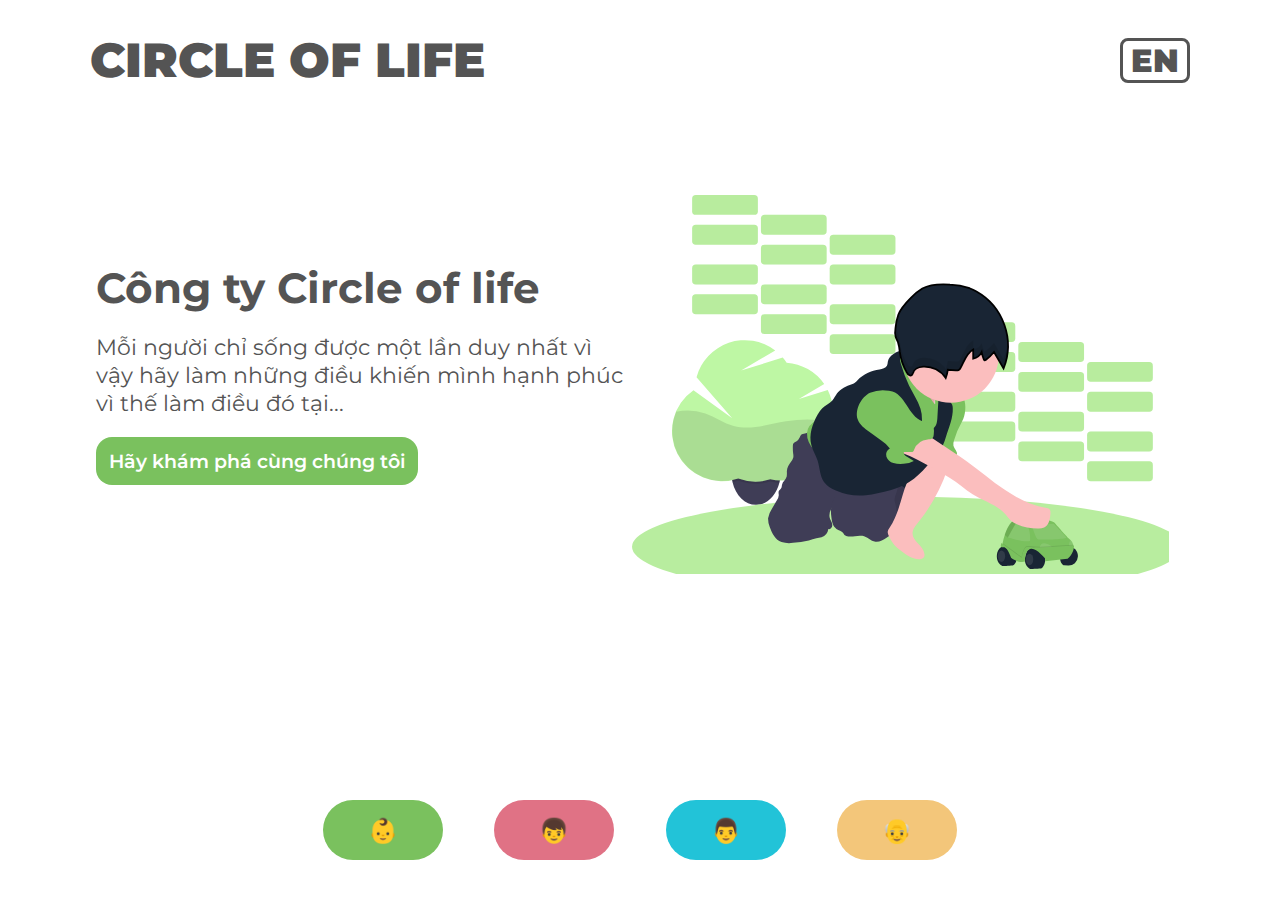
<file: index.html>
<!DOCTYPE html>
<html lang="en">
   <head>
      <meta charset="UTF-8" />
      <meta http-equiv="X-UA-Compatible" content="IE=edge" />
      <meta name="viewport" content="width=device-width, initial-scale=1.0" />
      <link rel="icon" href="./images/logo.svg" />
      <link
         rel="stylesheet"
         href="https://cdnjs.cloudflare.com/ajax/libs/font-awesome/6.1.1/css/all.min.css"
         integrity="sha512-KfkfwYDsLkIlwQp6LFnl8zNdLGxu9YAA1QvwINks4PhcElQSvqcyVLLD9aMhXd13uQjoXtEKNosOWaZqXgel0g=="
         crossorigin="anonymous"
         referrerpolicy="no-referrer"
      />
      <link rel="stylesheet" href="css/indexstyle.css" />
      <title>Circle of Life</title>
   </head>
   <body>
      <header>
         <div class="header-container">
            <div class="logo"><a href="./index.html">CIRCLE OF LIFE</a></div>
            <div class="switch-languages">
               <div class="language">EN</div>
            </div>
         </div>
      </header>
      <main>
         <div class="main-container">
            <div class="content">
               <h1 class="title">Công ty Circle of life</h1>
               <h2 class="body-content">
                  Mỗi người chỉ sống được một lần duy nhất vì vậy hãy làm những
                  điều khiến mình hạnh phúc vì thế làm điều đó tại...
               </h2>
               <div class="flex-explore">
                  <div class="button-explore">
                     <div class="explore">
                        <a href="detail.html" id="button-my"
                           >Hãy khám phá cùng chúng tôi</a
                        >
                     </div>
                  </div>
               </div>
            </div>
            <div class="illustraties">
               <div class="show-svg child">
                  <img src="images/child.svg" />
                  <img src="images/young.svg" />
                  <img src="images/adults.svg" />
                  <img src="images/elders.svg" />
               </div>
            </div>
         </div>
      </main>
      <footer>
         <div class="footer-container">
            <div class="generate-buttons">
               <div class="button-child">👶</div>
               <div class="button-teen">👦</div>
               <div class="button-adult">👨</div>
               <div class="button-elder">👴</div>
            </div>
         </div>
      </footer>
      <script src="script.js"></script>
   </body>
</html>
</file>
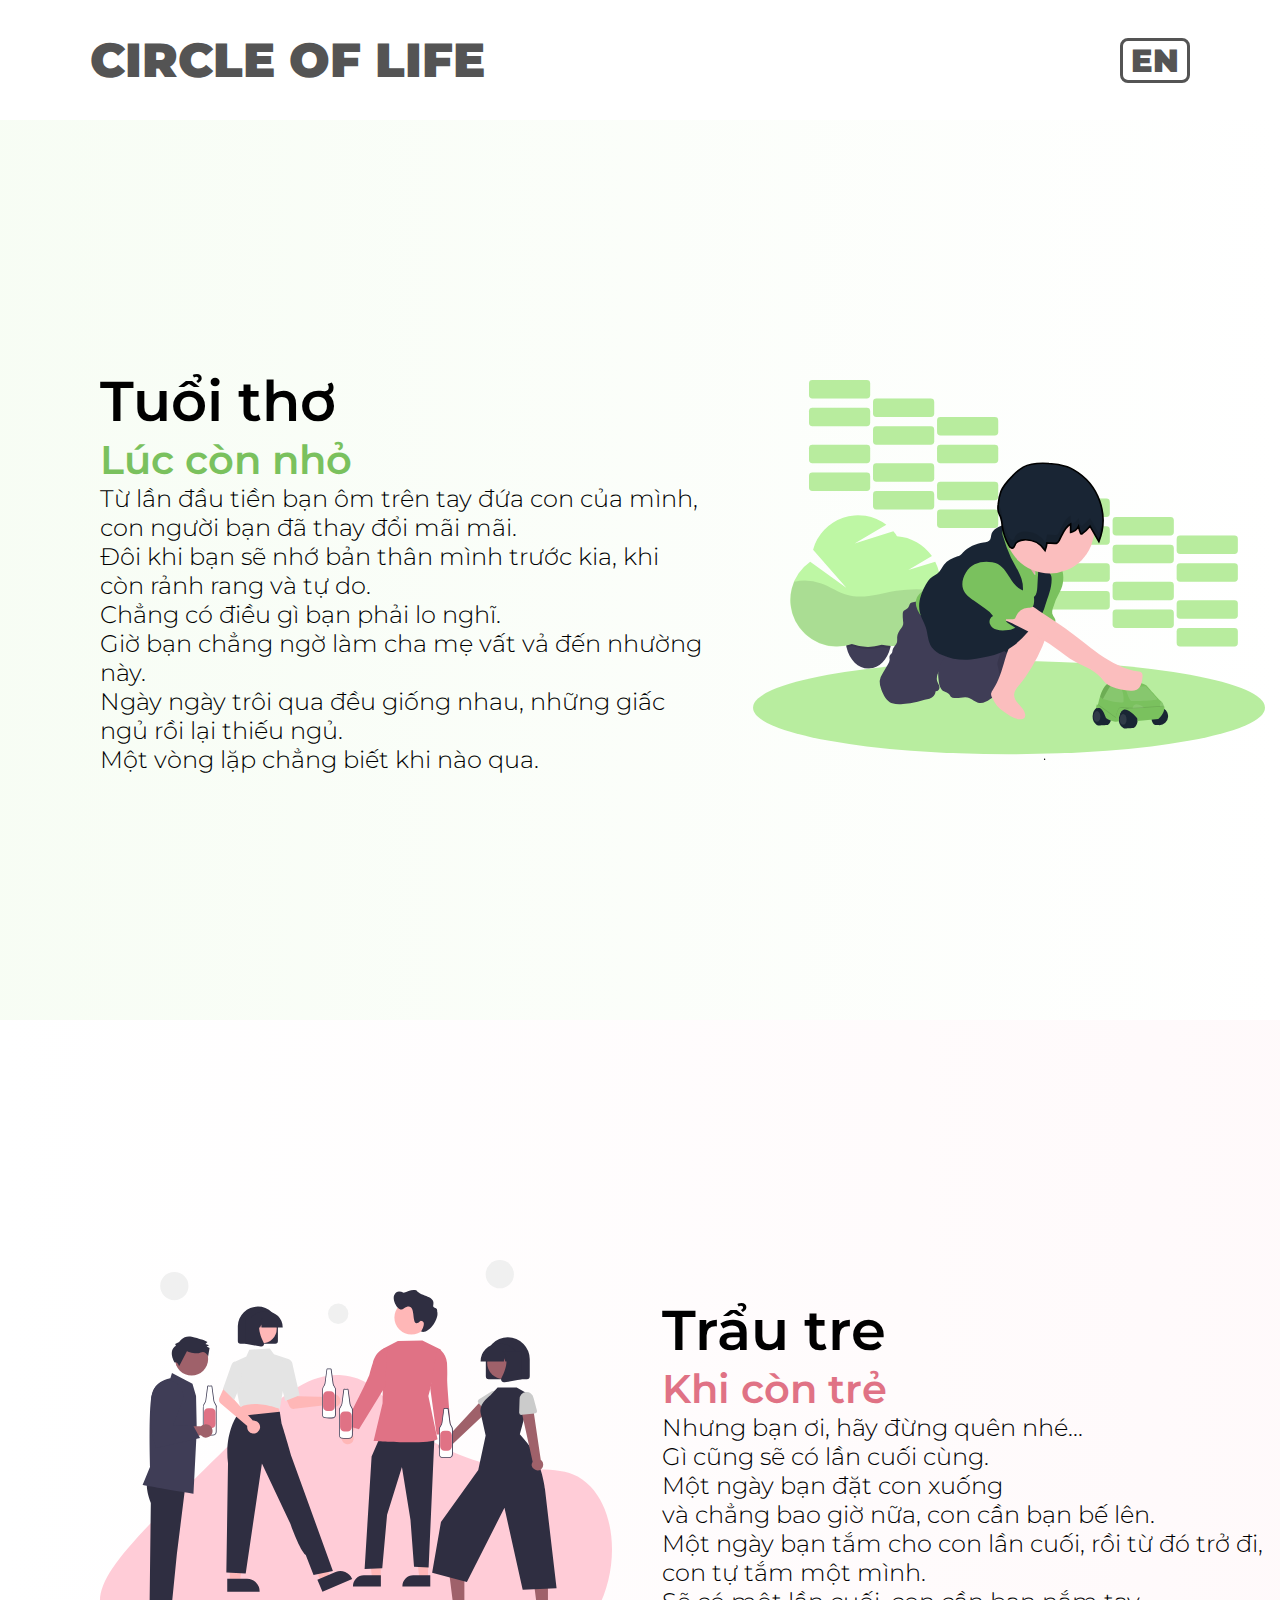
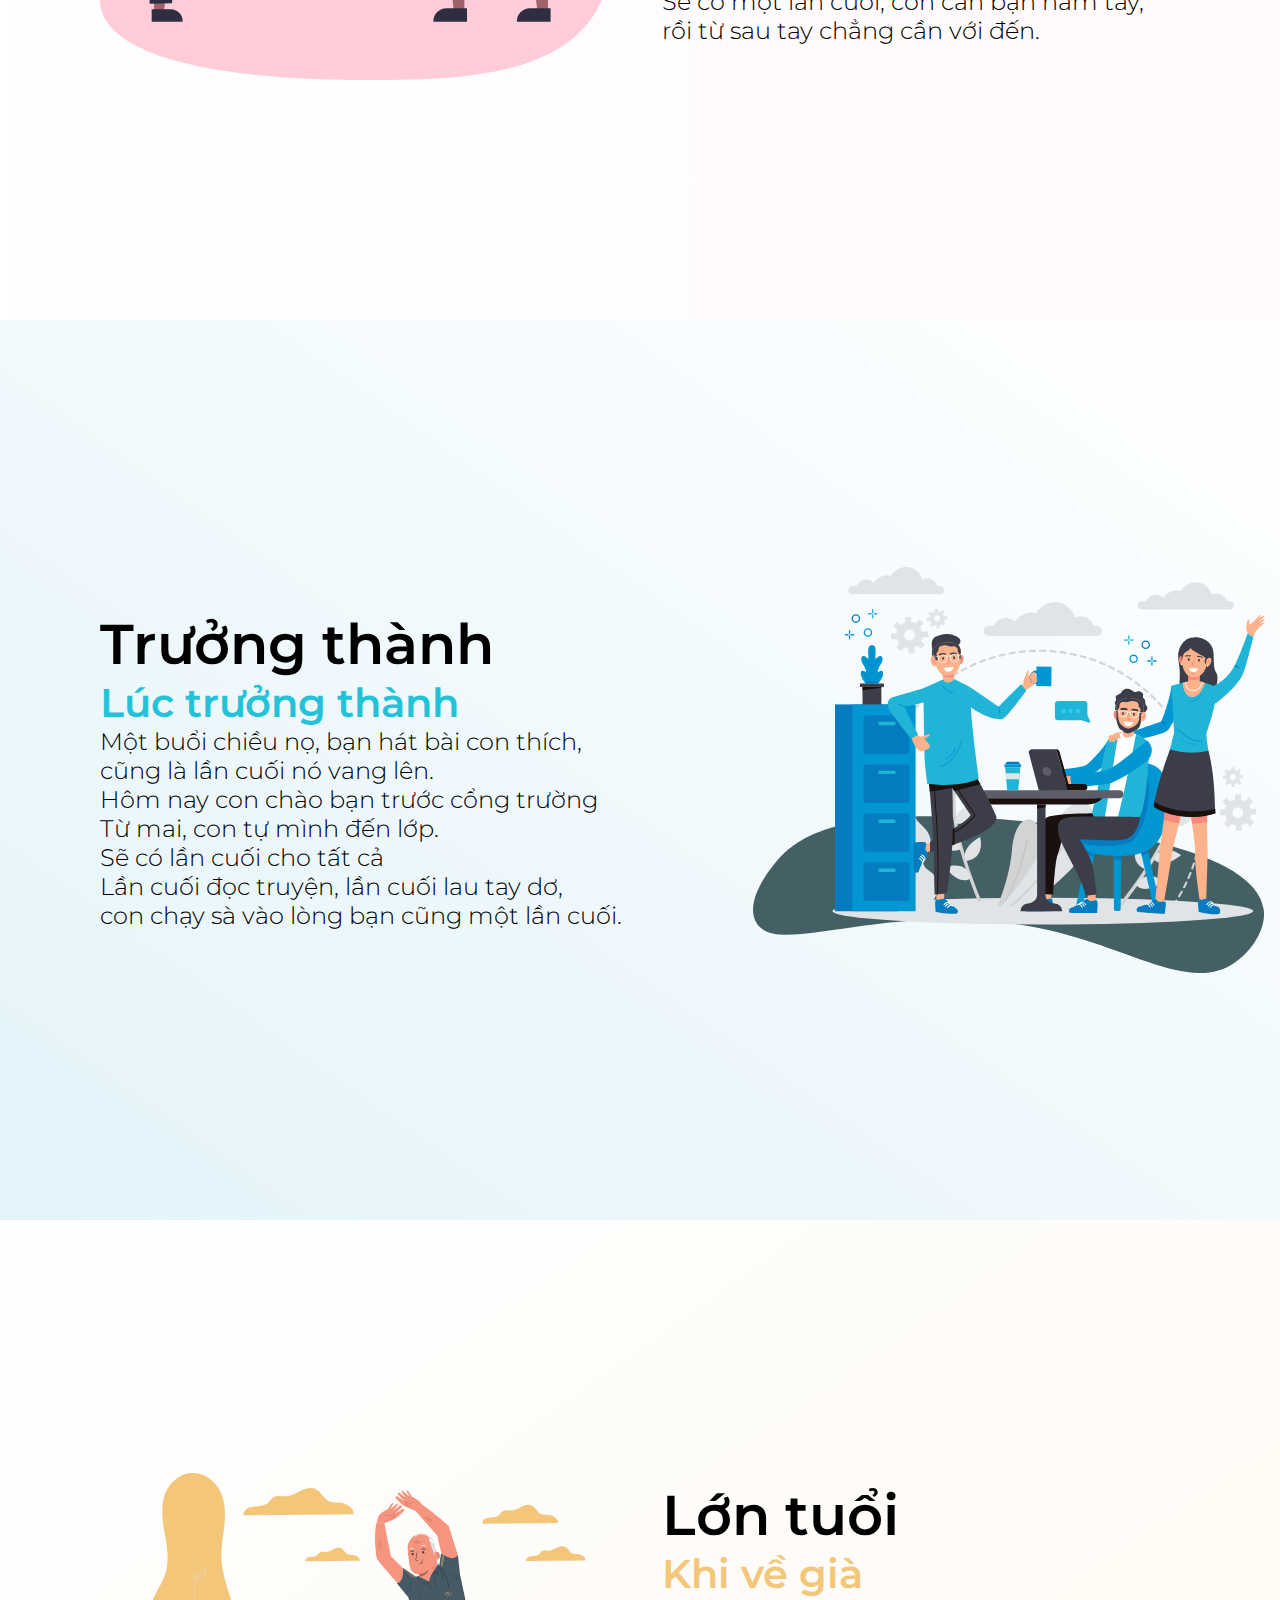
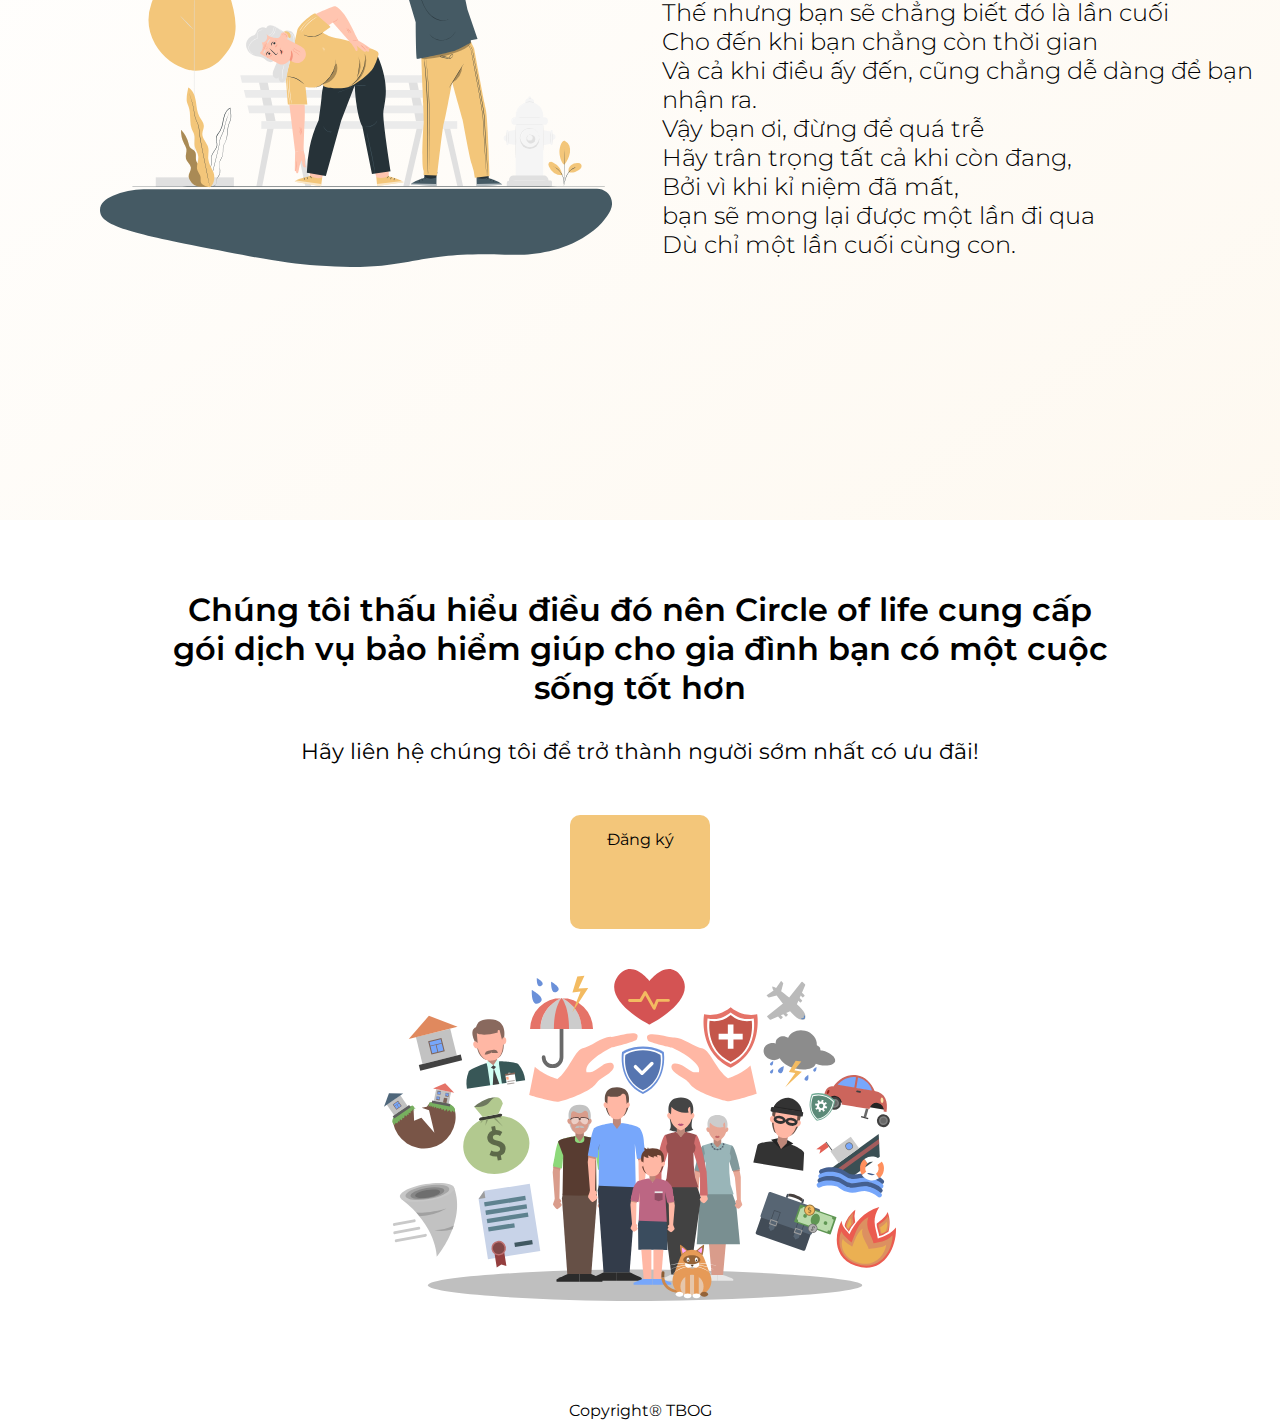
<file: detail.html>
<!DOCTYPE html>
<html lang="en">
   <head>
      <meta charset="UTF-8" />
      <meta http-equiv="X-UA-Compatible" content="IE=edge" />
      <meta name="viewport" content="width=device-width, initial-scale=1.0" />
      <link rel="stylesheet" href="./css/detailstyle.css" />
      <link rel="icon" href="./images/logo.svg" />
      <title>Circle of life</title>
   </head>
   <body>
      <div class="container">
         <header>
            <div class="header-container">
               <div class="logo"><a href="./index.html">CIRCLE OF LIFE</a></div>
               <div class="switch-languages">
                  <div class="language">EN</div>
               </div>
            </div>
         </header>
         <div class="pages">
            <div class="page page-1">
               <div class="text-content" id="text-content-1">
                  <!-- <img src="./image/cartoon-tree-01.svg" alt="" id="test"> -->
                  <h1 id="h1-page1">Tuổi thơ</h1>
                  <h2 class="h2-page1" id="h2-page1">Lúc còn nhỏ</h2>
                  <p id="p-page1">
                     Từ lần đầu tiền bạn ôm trên tay đứa con của mình, con người
                     bạn đã thay đổi mãi mãi. <br />
                     Đôi khi bạn sẽ nhớ bản thân mình trước kia, khi còn rảnh
                     rang và tự do.
                     <br />Chẳng có điều gì bạn phải lo nghĩ. <br />
                     Giờ bạn chẳng ngờ làm cha mẹ vất vả đến nhường này.<br />
                     Ngày ngày trôi qua đều giống nhau, những giấc ngủ rồi lại
                     thiếu ngủ. <br />
                     Một vòng lặp chẳng biết khi nào qua.
                  </p>
               </div>
               <img
                  src="./images/child.svg"
                  alt=""
                  class="img-content"
                  id="img-content-1"
               />
            </div>
            <div class="page page-2">
               <img
                  src="./images/young.svg"
                  alt=""
                  class="img-content"
                  id="img-content-2"
               />
               <div class="text-content" id="text-content-2">
                  <h1 id="h1-page2">Trẩu tre</h1>
                  <h2 class="h2-page2" id="h2-page2">Khi còn trẻ</h2>
                  <p id="p-page2">
                     Nhưng bạn ơi, hãy đừng quên nhé... <br />
                     Gì cũng sẽ có lần cuối cùng. <br />
                     Một ngày bạn đặt con xuống <br />
                     và chẳng bao giờ nữa, con cần bạn bế lên. <br />
                     Một ngày bạn tắm cho con lần cuối, rồi từ đó trở đi, con tự
                     tắm một mình.<br />
                     Sẽ có một lần cuối, con cần bạn nắm tay, <br />
                     rồi từ sau tay chẳng cần với đến.
                  </p>
               </div>
            </div>
            <div class="page page-3">
               <div class="text-content" id="text-content-3">
                  <h1 id="h1-page3">Trưởng thành</h1>
                  <h2 class="h2-page3" id="h2-page3">Lúc trưởng thành</h2>
                  <p id="p-page3">
                     Một buổi chiều nọ, bạn hát bài con thích, <br />
                     cũng là lần cuối nó vang lên. <br />
                     Hôm nay con chào bạn trước cổng trường <br />
                     Từ mai, con tự mình đến lớp. <br />
                     Sẽ có lần cuối cho tất cả <br />
                     Lần cuối đọc truyện, lần cuối lau tay dơ, <br />
                     con chạy sà vào lòng bạn cũng một lần cuối.
                  </p>
               </div>
               <img
                  src="./images/adults.svg"
                  alt=""
                  class="img-content"
                  id="img-content-3"
               />
            </div>
            <div class="page page-4">
               <img
                  src="./images/elders.svg"
                  alt=""
                  class="img-content"
                  id="img-content-4"
               />
               <div class="text-content" id="text-content-4">
                  <h1 id="h1-page4">Lớn tuổi</h1>
                  <h2 class="h2-page4" id="h2-page4">Khi về già</h2>
                  <p id="p-page4">
                     Thế nhưng bạn sẽ chẳng biết đó là lần cuối <br />
                     Cho đến khi bạn chẳng còn thời gian <br />
                     Và cả khi điều ấy đến, cũng chẳng dễ dàng để bạn nhận ra.
                     <br />
                     Vậy bạn ơi, đừng để quá trễ <br />
                     Hãy trân trọng tất cả khi còn đang, <br />
                     Bởi vì khi kỉ niệm đã mất, <br />
                     bạn sẽ mong lại được một lần đi qua <br />
                     Dù chỉ một lần cuối cùng con.
                  </p>
               </div>
            </div>
         </div>
        <div class="footer">
            <div class="footer-1">Chúng tôi thấu hiểu điều đó nên Circle of life cung cấp gói dịch vụ bảo hiểm giúp cho gia đình bạn có một cuộc sống tốt hơn</div>
            <div class="footer-2">Hãy liên hệ chúng tôi để trở thành người sớm nhất có ưu đãi!</div>
            <div class="dang-ky">Đăng ký</div>
            <img src="./images/Asset.svg" alt="">
            <div>Copyright® TBOG</div>
        </div>
        <div class="sis">
            <div class="dang-ky-form">
                <label for="email" >Email</label> 
                <input type="text" name="email" required>
                <br>
                <label for="ho-ten">Họ và tên</label>
                <input type="text" name="ho-ten" required>
                <br>
                <label for="phone" >Số điện thoại</label> 
                <input type="text" name="phone" required>
                <div class="hai-2">
                    <button class="register">Đăng ký</button>
                    <button class="dong">Đóng</button>
                </div>
            </div>
        </div>
        <div class="stic">
            Đăng ký thành công
        </div>
    </div>

      <script src="https://apps.elfsight.com/p/platform.js" defer></script>
      <div class="elfsight-app-6603f33a-e76f-46ab-8ae4-e9eaf68855c7"></div>
      <script src="app.js"></script>
   </body>
</html>
</file>
<file: css/indexstyle.css>
@import url("https://fonts.googleapis.com/css2?family=Montserrat:wght@200;300;400;500;600;700;800;900&family=Poppins:wght@300;400;500;600;700;800;900&display=swap");

:root {
   --color-white: #fff;
   --color-child: #7ac15e;
   --color-teen: #e07285;
   --color-adult: #22c3d8;
   --color-elder: #f3c67a;
   --color-black: #545454;
}

* {
   box-sizing: border-box;
   margin: 0;
   padding: 0;
   border: 0;
   text-decoration: none;
}

html {
   font-family: "Montserrat", sans-serif;
}

body {
   width: 100vw;
   height: 100vh;
   background: var(--color-white);
}
a {
   color: var(--color-white);
}
/* ============== HEADER =============== */
.header-container {
   width: 100%;
   height: 120px;
   display: flex;
   justify-content: space-between;
   align-items: center;
   padding: 0px 10vh;
}

.header-container .logo {
   font-size: 3rem;
   font-weight: 900;
   color: var(--color-child);
   transition: all 0.3s ease-in;
}

.header-container .logo a {
   color: var(--color-black);
}

.header-container .switch-languages {
   font-size: 2rem;
   font-weight: 900;
   color: var(--color-black);
   display: flex;
   cursor: pointer;
   border-radius: 8px;
   border: 3px solid var(--color-black);
   justify-content: center;
   align-items: center;
   width: 70px;
}

/* =========== MAIN ============ */
.main-container {
   display: flex;
   justify-content: center;
   align-items: center;
   margin: 6vh 4vw 2vh 4vh;
}

.main-container .content {
   width: 45%;
}
.main-container .content .title {
   font-weight: 700;
   font-size: 2.6rem;
   color: var(--color-black);
}
.main-container .content .body-content {
   font-weight: 400;
   font-size: 1.4rem;
   color: var(--color-black);
   margin: 20px 0px;
}

.main-container .content .button-explore {
   background: var(--color-child);
   width: 60%;
   display: flex;
   justify-content: center;
   align-items: center;
   border-radius: 1rem;
   height: 48px;
   cursor: pointer;
   transition: all 0.3s ease-in;
   min-width: 290px;
}

.main-container .content .button-explore .explore {
   font-weight: 600;
   font-size: 1.2rem;
   color: var(--color-white);
}

.main-container .illustraties {
   width: 45%;
   height: 400px;
   position: relative;
   overflow: hidden;
   min-width: 400px;
}

.main-container .illustraties .show-svg {
   display: flex;
   justify-content: center;
   align-items: center;
   position: absolute;
   top: 0px;
   transition: all 0.3s ease-out;
}

.main-container .illustraties .show-svg.child {
   left: 0px;
}

.main-container .illustraties .show-svg.teen {
   left: -95%;
}

.main-container .illustraties .show-svg.adult {
   left: -190%;
}

.main-container .illustraties .show-svg.elder {
   left: -300%;
}
.main-container .illustraties .show-svg img {
   width: 650px;
   padding-right: 100px;
}

@media screen and (max-width: 1200px) {
   .main-container .content .body-content {
      font-weight: 400;
      font-size: 1.1rem;
   }

   .main-container .illustraties .show-svg {
      margin: 60px;
   }

   .main-container .content .button-explore .explore {
      font-weight: 600;
      font-size: 1rem;
      color: var(--color-white);
   }
}

/* =============== FOOTER ============= */
.footer-container {
   margin: 0 auto;
   width: 100%;
   height: 100px;
   position: fixed;
   bottom: 0;
   left: 0;
   right: 0;
}

.footer-container .generate-buttons {
   display: flex;
   justify-content: center;
   align-items: center;
}

.footer-container .generate-buttons div {
   width: 120px;
   height: 60px;
   border-radius: 2.5rem;
   cursor: pointer;
   margin: 0vw 2vw;
   transition: all 0.3s ease-in;
   display: flex;
   justify-content: center;
   align-items: center;
   font-size: 1.5rem;
   font-weight: 600;
   color: var(--color-white);
}

.footer-container .generate-buttons div.button-child {
   background: var(--color-child);
   position: relative;
}

.footer-container .generate-buttons div.button-child:hover::after {
   content: "";
   position: absolute;
   left: 0;
   right: 0;
   bottom: -12px;
   width: 80%;
   height: 4px;
   border-radius: 1rem;
   margin: 0 auto;
   background: var(--color-child);
   animation: lineruner 0.3s ease;
}
@keyframes lineruner {
   from {
      bottom: 0px;
   }
   to {
      bottom: -12px;
   }
}
.footer-container .generate-buttons div.button-teen {
   background: var(--color-teen);
   position: relative;
}
.footer-container .generate-buttons div.button-teen:hover::after {
   content: "";
   position: absolute;
   left: 0;
   right: 0;
   bottom: -12px;
   width: 80%;
   height: 4px;
   border-radius: 1rem;
   margin: 0 auto;
   background: var(--color-teen);
   animation: lineruner 0.3s ease;
}
.footer-container .generate-buttons div.button-adult {
   background: var(--color-adult);
   position: relative;
}

.footer-container .generate-buttons div.button-adult:hover::after {
   content: "";
   position: absolute;
   left: 0;
   right: 0;
   bottom: -12px;
   width: 80%;
   height: 4px;
   border-radius: 1rem;
   margin: 0 auto;
   background: var(--color-adult);
   animation: lineruner 0.3s ease;
}

.footer-container .generate-buttons div.button-elder {
   background: var(--color-elder);
   position: relative;
}
.footer-container .generate-buttons div.button-elder:hover::after {
   content: "";
   position: absolute;
   left: 0;
   right: 0;
   bottom: -12px;
   width: 80%;
   height: 4px;
   border-radius: 1rem;
   margin: 0 auto;
   background: var(--color-elder);
   animation: lineruner 0.3s ease;
}

@media screen and (max-width: 700px) {
   .main-container .content .title {
      font-weight: 700;
      font-size: 2rem;
   }

   .footer-container .generate-buttons div {
      width: 60px;
      height: 60px;
      border-radius: 50%;
   }
   .header-container {
      padding: 0px 5vh;
   }
   .header-container .logo {
      font-size: 2.2rem;
      font-weight: 900;
   }
   .main-container .content .body-content {
      display: none;
   }
   .main-container .content .title {
      display: none;
   }
   .main-container {
      flex-direction: column-reverse;
   }
   .flex-explore {
      display: flex;
      align-items: center;
      justify-content: center;
   }
}

@media screen and (max-width: 500px) {
   .main-container .content .body-content {
      display: none;
   }
   .main-container .content .title {
      display: none;
   }

   .main-container {
      flex-direction: column-reverse;
   }
   .main-container .illustraties {
      width: 80vw;
   }
   .main-container .illustraties .show-svg {
      margin: 10vw;
   }
   .main-container .illustraties {
      height: 360px;
   }
   .flex-explore {
      display: flex;
      align-items: center;
      justify-content: center;
   }
}
</file>
<file: css/detailstyle.css>
@import url("https://fonts.googleapis.com/css2?family=Montserrat:wght@200;300;400;500;600;700;800;900&family=Poppins:wght@300;400;500;600;700;800;900&display=swap");
:root {
  --color-white: #fff;
  --color-child: #7ac15e;
  --color-teen: #e07285;
  --color-adult: #22c3d8;
  --color-elder: #f3c67a;
  --color-black: #545454;
}

* {
  padding: 0;
  margin: 0;
  box-sizing: border-box;
}

html {
  /* scroll-snap-type: mandatory;
  scroll-snap-points-y: repeat(100vh);
  scroll-snap-type: y mandatory; */
}

body {
  /* scroll-behavior: smooth; */
  font-family: "Montserrat", sans-serif;
}

.container {
  width: 100%;
  /* min-height: 100vh; */
  scroll-snap-align: start;
}

/* ===== Header ===== */
.header-container {
  width: 100%;
  height: 120px;
  display: flex;
  justify-content: space-between;
  align-items: center;
  padding: 0px 10vh;
}

.header-container .logo {
  font-size: 3rem;
  font-weight: 900;
  color: var(--color-child);
  transition: all 0.3s ease-in;
}
.header-container .logo a {
  color: var(--color-black);
  text-decoration: none;
}
.header-container .switch-languages {
  font-size: 2rem;
  font-weight: 900;
  color: var(--color-black);
  display: flex;
  cursor: pointer;
  border-radius: 8px;
  border: 3px solid var(--color-black);
  justify-content: center;
  align-items: center;
  width: 70px;
}

.nav {
  display: flex;
  justify-content: space-around;
}

.nav .logo {
  width: 10%;
  height: 10%;
}

.nav img {
  width: 100%;
  height: 100%;
}

.pages {
  width: 100%;
  overflow: hidden;
  transition: all 1.4s ease;
  display: flex;
  flex-direction: column;
  justify-content: center;
  align-items: center;
}

.page {
  width: 100%;
  height: 100vh;
  display: flex;
  align-items: center;
  justify-content: space-between;
  transition: all 1.4s ease;
}

.page .text-content {
  width: 55%;
  padding-left: 100px;
}

#text-content-2,
#text-content-4 {
  padding-left: 50px;
}
.page img {
  width: 40%;
}

.text-content,
.img-content {
  transition: all 1.4s ease;
}

.text-content h1 {
  font-size: 3.5rem;
  font-weight: 600;
}

.text-content h2 {
  font-size: 2.5rem;
  font-weight: 600;
  color: var(--color-elder);
}

.text-content p {
  font-size: 1.5rem;
  font-weight: 300;
  line-height: normal;
}

#img-content-1 {
  margin-right: 15px;
}

#img-content-3 {
  margin-right: 15px;
}

.img-content-1-active {
  transform: translateX(300px);
}

.img-content-2-active {
  transform: translateX(-300px);
}

#img-content-2 {
  margin-left: 100px;
}

#img-content-4 {
  margin-left: 100px;
}

.page-1 {
  background: linear-gradient(to left, white, rgba(184, 237, 159, 0.11));
}
.page-2 {
  background: linear-gradient(to right, white, rgba(255, 204, 215, 0.11));
}

.page-3 {
  background: linear-gradient(to left bottom, white, rgba(2, 151, 210, 0.11));
}

.page-4 {
  background: linear-gradient(
    to right bottom,
    white,
    rgba(243, 198, 122, 0.11)
  );
}

.h2-page1 {
  color: #7ac15e !important;
}

.h2-page2 {
  color: #e07285 !important;
}

.h2-page3 {
  color: #22c3d8 !important;
}

.footer {
  width: 100%;
  height: 100vh;
  text-align: center;
  display: flex;
  flex-direction: column;
  justify-content: center;
  align-items: center;
}

@media screen and (max-width: 1070px) {
  #text-content-1 h1 {
    font-size: 2.6rem;
  }
  #text-content-1 h2 {
    font-size: 1.3rem;
  }

  #text-content-1 p {
    font-size: 14.5px;
  }
  #text-content-2 h1 {
    font-size: 2.6rem;
  }
  #text-content-2 h2 {
    font-size: 1.3rem;
  }
  #text-content-2 p {
    font-size: 14.5px;
  }
  #text-content-3 h1 {
    font-size: 2.6rem;
  }
  #text-content-3 h2 {
    font-size: 1.3rem;
  }
  #text-content-3 p {
    font-size: 14.5px;
  }
  #text-content-4 h1 {
    font-size: 2.6rem;
  }
  #text-content-4 h2 {
    font-size: 1.3rem;
  }
  #text-content-4 p {
    font-size: 14.5px;
  }
}

@media screen and (max-width: 730px) {
  .header-container {
    padding: 0px 5vh;
  }
  .header-container .logo {
    font-size: 2.2rem;
    font-weight: 900;
  }

  #text-content-1 h1 {
    font-size: 30px;
  }
  #text-content-1 h2 {
    font-size: 17px;
  }

  #text-content-1 p {
    font-size: 10px;
  }
  #text-content-2 h1 {
    font-size: 30px;
  }
  #text-content-2 h2 {
    font-size: 17px;
  }

  #text-content-2 p {
    font-size: 10px;
  }
  #text-content-3 h1 {
    font-size: 30px;
  }
  #text-content-3 h2 {
    font-size: 17px;
  }

  #text-content-3 p {
    font-size: 10px;
  }
  #text-content-4 h1 {
    font-size: 30px;
  }
  #text-content-4 h2 {
    font-size: 17px;
  }

  #text-content-4 p {
    font-size: 10px;
  }
}

@media screen and (max-width: 640px) {
  .page {
    display: flex;
    flex-direction: column;
    justify-content: center;
  }
  .page img {
    margin-bottom: 10px;
    margin-top: 10px;
  }
  .page .text-content {
    padding-left: 40px;
    width: 90%;
    text-align: center;
  }
  .page img {
    width: 80%;
    margin-left: 30px;
  }

  #text-content-1 h1 {
    font-size: 35px;
    padding-bottom: 5px;
  }
  #text-content-1 h2 {
    font-size: 18px;
    padding-bottom: 5px;
  }

  #text-content-1 p {
    font-size: 15px;
    padding-bottom: 5px;
  }
  #text-content-2 h1 {
    font-size: 35px;
    padding-bottom: 5px;
  }
  #text-content-2 h2 {
    font-size: 18px;
    padding-bottom: 5px;
  }

  #text-content-2 p {
    font-size: 15px;
    padding-bottom: 5px;
  }
  #text-content-3 h1 {
    font-size: 35px;
    padding-bottom: 5px;
  }
  #text-content-3 h2 {
    font-size: 18px;
    padding-bottom: 5px;
  }

  #text-content-3 p {
    font-size: 15px;
    padding-bottom: 5px;
  }
  #text-content-4 h1 {
    font-size: 35px;
    padding-bottom: 5px;
  }
  #text-content-4 h2 {
    font-size: 18px;
    padding-bottom: 5px;
  }

  #text-content-4 p {
    font-size: 15px;
    padding-bottom: 5px;
  }

  .footer-1 {
    font-size: 20px !important;
  }

  .footer-2 {
    font-size: 15px !important;
  }
}

.footer img {
  width: 40vw;
  margin-bottom: 100px;
}
.footer {
  width: 75%;
  margin: 0 auto;
}

.footer-1 {
  font-size: 2rem;
  font-weight: 600;
  margin-bottom: 30px;
  margin-top: 70px;
}

.footer-2 {
  font-size: 1.4rem;
  margin-bottom: 70px;
}

.dang-ky {
  margin-top: -20px;
  width: 140px;
  height: 140px;
  padding: 15px;
  cursor: pointer;
  border-radius: 10px;
  border: none;
  outline: none;
  background-color: #f3c67a;
  margin-bottom: 40px;
}

.sis {
  display: none;
  position: fixed;
  top: 50%;
  left: 50%;
  transform: translate(-50%, -50%);
}

.stic {
  position: sticky;
  left: 0;
  bottom: 20px;
  width: 190px;
  height: 30px;

  background-color: #7ac15e;
  padding: 5px 0px;
  display: none;
  text-align: center;
}
.hai-2 {
  display: flex;
  justify-content: space-around;
}
.dang-ky-form {
  padding-right: 100px;
  padding-left: 100px;
  width: 500px;
  height: 300px;
  border-radius: 20px;
  background-color: rgb(245, 240, 240);
  margin: 0 auto;
  display: flex;
  flex-direction: column;
  justify-content: center;
}

.dang-ky-form label {
  /* text-align: left !important; */
  align-items: flex-start !important;
  margin-bottom: 5px;
}
.dang-ky-form input {
  padding: 5px;
  border-radius: 5px;
  outline: none;

  width: 100%;
}

.register {
  width: 70px;
  height: 35px;
  border-radius: 5px;
  background-color: #f3c67a;
  margin: 0 auto;
  margin-top: 20px;
}

.dong {
  width: 70px;
  height: 35px;
  border-radius: 5px;
  background-color: #f3c67a;
  margin: 0 auto;
  margin-top: 20px;
}
</file>
